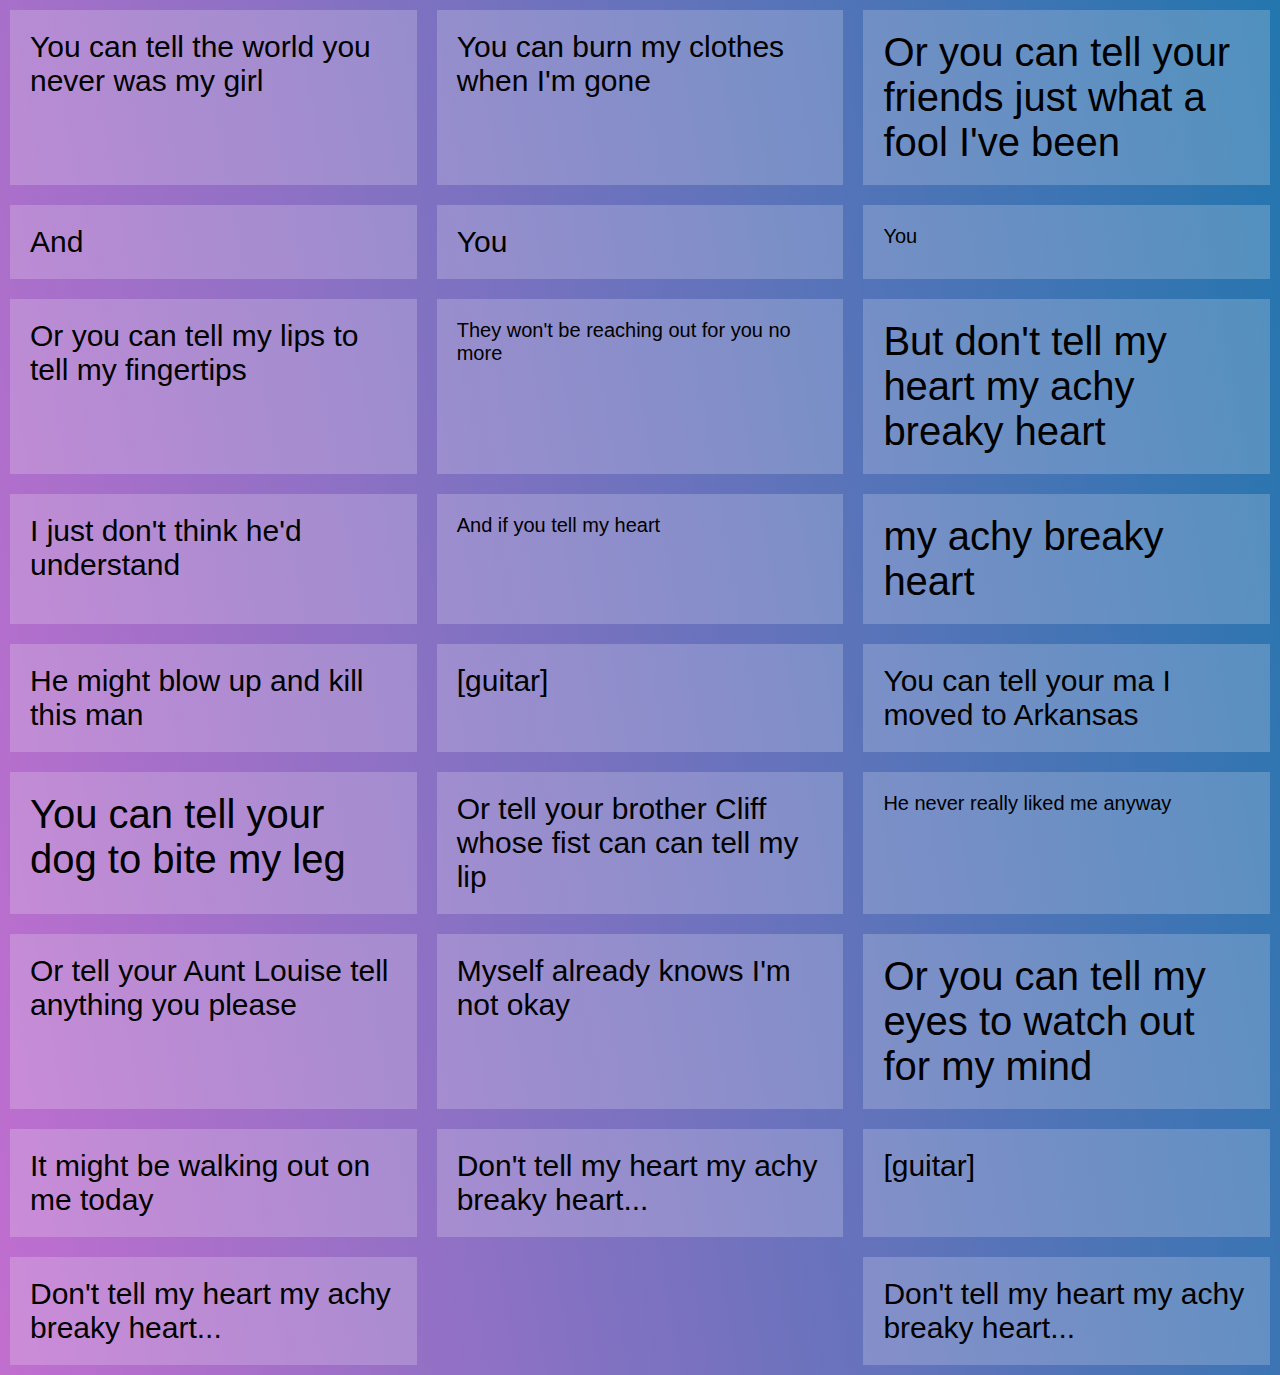
<file: equal_height_columns/index.html>
<!DOCTYPE html>
<html lang="en">
<head>
  <meta charset="UTF-8">
  <title>FlexBox Nav</title>
  <link rel="stylesheet" href="https://maxcdn.bootstrapcdn.com/font-awesome/4.3.0/css/font-awesome.min.css">
  <link rel="stylesheet" href="style.css">
</head>
<body>

  <div class="elements">

    <div class="item">You can tell the world you never was my girl</div>
    <div class="item">You can burn my clothes when I'm gone</div>
    <div class="item large">Or you can tell your friends just what a fool I've been</div>
    <div class="item">And </div>

    <div class="item">You </div>
    <div class="item small">You </div>
    <div class="item">Or you can tell my lips to tell my fingertips</div>
    <div class="item small">They won't be reaching out for you no more</div>

    <div class="item large">But don't tell my heart my achy breaky heart</div>
    <div class="item">I just don't think he'd understand</div>
    <div class="item small">And if you tell my heart</div>
    <div class="item large">my achy breaky heart</div>
    <div class="item">He might blow up and kill this man</div>

    <div class="item">[guitar]</div>

    <div class="item">You can tell your ma I moved to Arkansas</div>
    <div class="item large">You can tell your dog to bite my leg</div>
    <div class="item">Or tell your brother Cliff whose fist can can tell my lip</div>
    <div class="item small">He never really liked me anyway</div>

    <div class="item">Or tell your Aunt Louise tell anything you please</div>
    <div class="item">Myself already knows I'm not okay</div>
    <div class="item large">Or you can tell my eyes to watch out for my mind</div>
    <div class="item">It might be walking out on me today</div>

    <div class="item">Don't tell my heart my achy breaky heart...</div>

    <div class="item">[guitar]</div>

    <div class="item">Don't tell my heart my achy breaky heart...</div>
    <div class="item">Don't tell my heart my achy breaky heart...</div>

  </div>

</body>
</html>
</file>
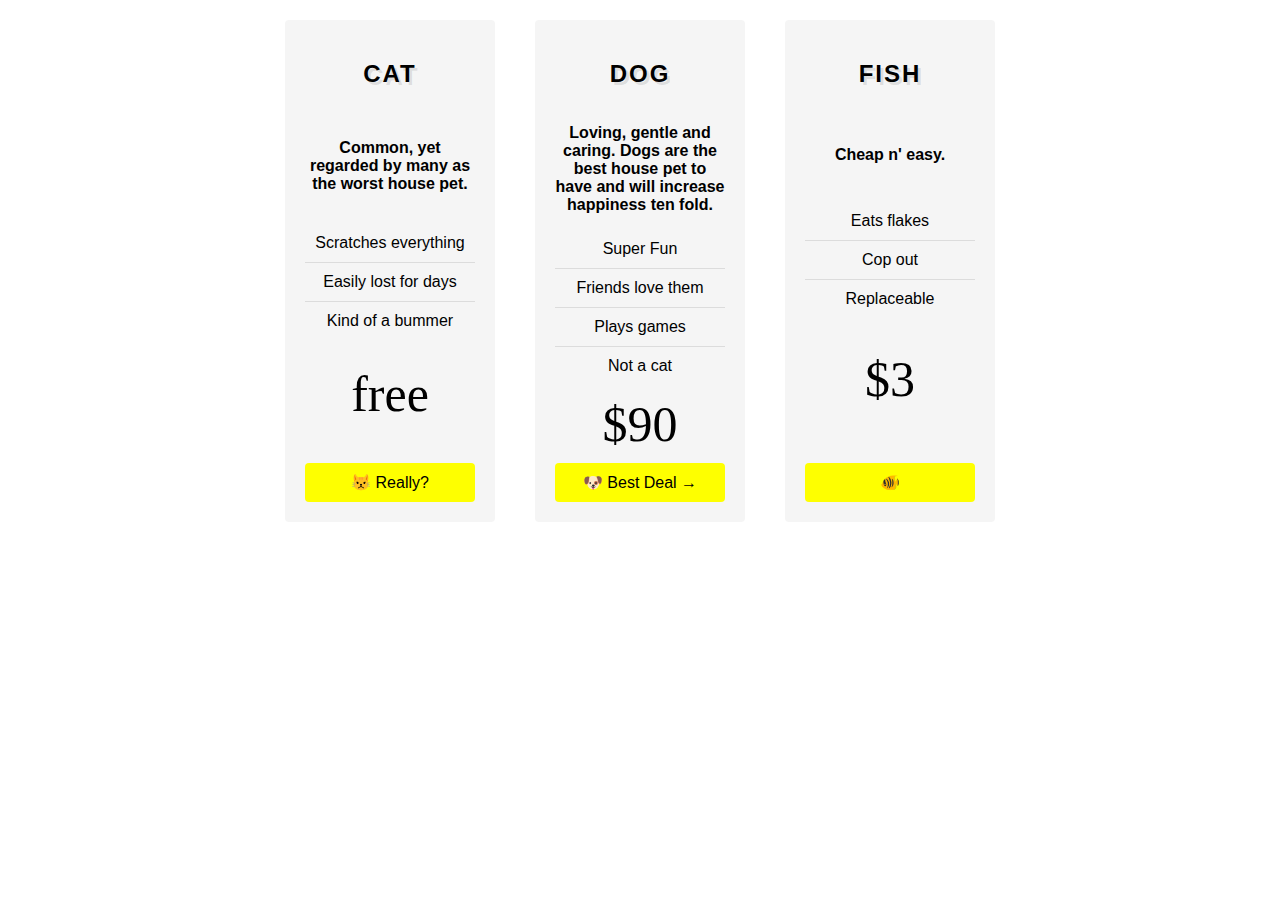
<file: pricing_grid/index.html>
<!DOCTYPE html>
<html lang="en">
<head>
  <meta charset="UTF-8">
  <title>FlexBox Nav</title>
  <link rel="stylesheet" href="https://maxcdn.bootstrapcdn.com/font-awesome/4.3.0/css/font-awesome.min.css">
  <link rel="stylesheet" href="style.css">
</head>
<body>

  <!-- Flex Container! -->
  <div class="pricing-grid">

    <div class="plan plan1">
      
      <h2>Cat</h2>
      <p><b>Common, yet regarded by many as the worst house pet.</b></p>
      <ul class="features">
        <li>Scratches everything</li>
        <li>Easily lost for days</li>
        <li>Kind of a bummer</li>
      </ul>

      <p class="price">free</p>

      <a href="#" class="cta">😾 Really?</a>
    </div>

    <div class="plan plan2">
      
      <h2>Dog</h2>
      <p><b>Loving, gentle and caring. Dogs are the best house pet to have and will increase happiness ten fold. </b></p>
      <ul class="features">
        <li>Super Fun</li>
        <li>Friends love them</li>
        <li>Plays games</li>
        <li>Not a cat</li>
      </ul>

      <p class="price">$90</p>

      <a href="#" class="cta">🐶 Best Deal →</a>
    </div>

    <div class="plan plan3">
      
      <h2>Fish</h2>
      <p><b>Cheap n' easy.</b></p>
      <ul class="features">
        <li>Eats flakes</li>
        <li>Cop out</li>
        <li>Replaceable</li>
      </ul>

      <p class="price">$3</p>

      <a href="#" class="cta">🐠</a>
    </div>

  </div>

</body>
</html>
</file>
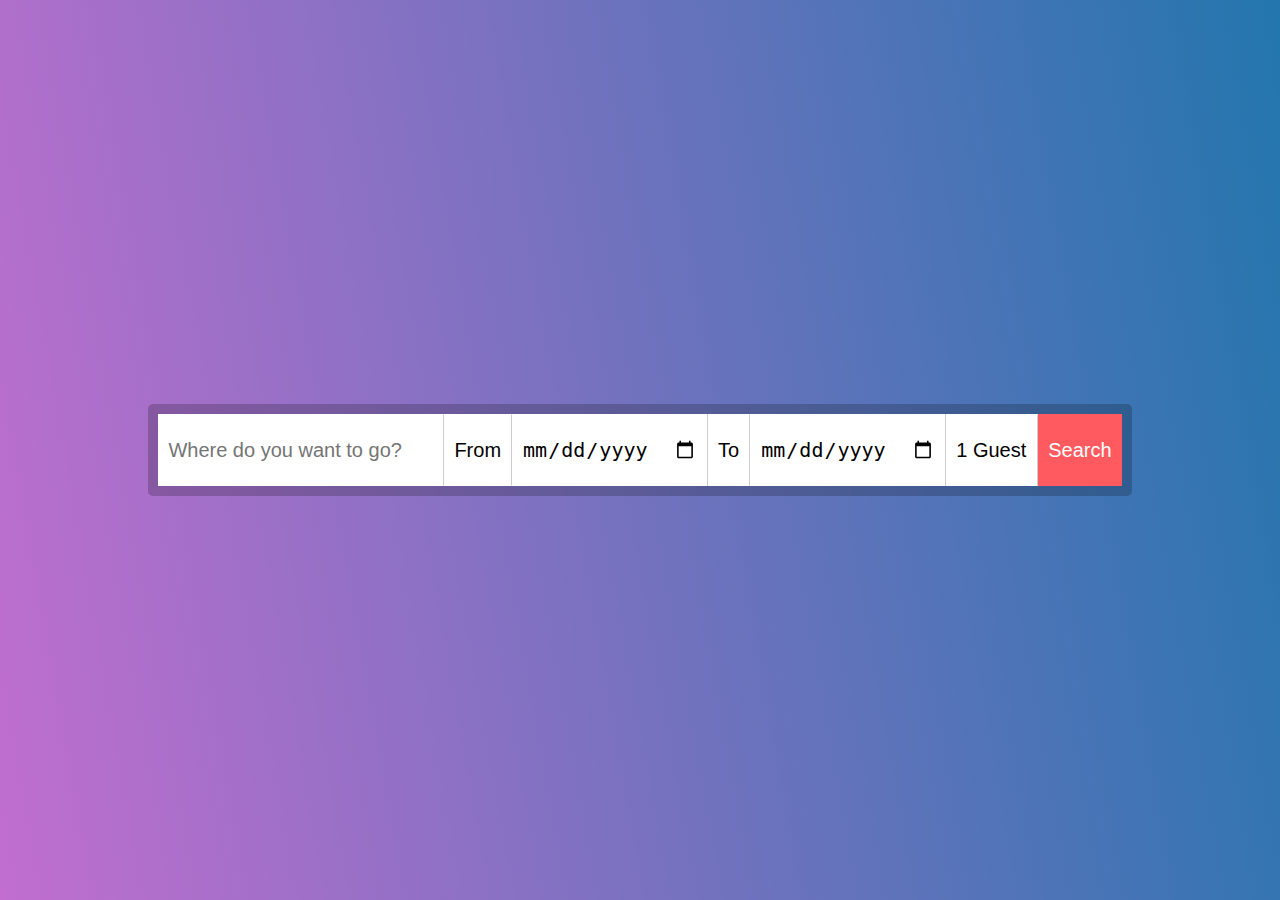
<file: single_line_form/index.html>
<!DOCTYPE html>
<html lang="en">
<head>
  <meta charset="UTF-8">
  <title>FlexBox Nav</title>
  <link rel="stylesheet" href="https://maxcdn.bootstrapcdn.com/font-awesome/4.3.0/css/font-awesome.min.css">
  <link rel="stylesheet" href="style.css">
</head>
<body>


  <div class="cover">
    

    <form  class="flex-form">
      
      <input type="search" placeholder="Where do you want to go?">
      
      <label for="from">From</label>
      <input type="date" name="from">

      <label for="from">To</label>
      <input type="date" name="to">

      <select name="" id="">
        <option value="1">1 Guest</option>
        <option value="2">2 Guest</option>
        <option value="3">3 Guest</option>
        <option value="4">4 Guest</option>
        <option value="5">5 Guest</option>
      </select>

      <input type="submit" value="Search">

    </form>

  </div>
  

</body>
</html>
</file>
<file: equal_height_columns/style.css>
/* Some CSS Setup - nothing to do with flexbox */
html {
    box-sizing: border-box;
  }
  
  *, *:before, *:after {
    box-sizing: inherit;
  }
  
  body {
    font-family: sans-serif;
    margin: 0;
    background-image: linear-gradient(260deg, #2376ae 0%, #c16ecf 100%);
  }
  
  a {
    color:white;
  }
  
  .item.large {
    font-size: 40px;
  }
  
  .item.small {
    font-size: 20px;
  }
  
  .item {
    background:rgba(255,255,255,0.2);
    margin:10px;
    padding:20px;
    font-size: 30px;
  }

  .elements {
      display:flex;
      flex-wrap: wrap;
      justify-content: space-between;
  }

  .item {
      /* flex-basis: 40%; */
    flex: 0 1 calc(33.33% - 20px)
    }
</file>
<file: pricing_grid/style.css>
/* Some CSS Setup - nothing to do with flexbox */
html {
    box-sizing: border-box;
  }
  
  *, *:before, *:after {
    box-sizing: inherit;
  }
  
  body {
    font-family: sans-serif;
    margin: 0;
    background-image: url("https://mailtribune.com/resources/media2/16x9/full/1015/center/80/e833e9a1-dba9-415f-9cc8-ebf9870ecbe6-large16x9_36915633_l.jpg");
    background-repeat: no-repeat;
    background-position: center;
}
  
  a {
    color:white;
  }
  
  .plan ul {
    margin: 0;
    padding: 0;
    list-style: none;
  }
  
  .plan ul li {
    border-bottom: 1px solid rgba(0,0,0,0.1);
    padding:10px;
  }
  
  .plan ul li:last-child {
    border-bottom: 0;
  }
  
  .plan a {
    text-decoration: none;
    background:#FEFF00;
    padding:10px;
    color:black;
    border-radius:4px;
  }
  
  
  .plan h2 {
    text-transform: uppercase;
    color:rgb(0, 0, 0);
    letter-spacing: 2px;
    text-shadow:3px 3px 0 rgba(0,0,0,0.1);
  }
  
  .price {
    font-size: 50px;
    font-family: serif;
    margin: 10px 0;
  }
  
  
  .pricing-grid {
    max-width:750px;
    margin: 0 auto;
    display: flex;
    /* align-items:center; */
  }

  .plan {
      flex:1;
      background: rgb(243, 242, 242, 0.8);
      /* opacity: 0.3; */
      margin:20px;
      padding:20px;
      border-radius: 4px;
      text-align: center;
      display:flex;
      flex-wrap: wrap;
  }

  .plan > * {
    flex:1 1 100%;
  }

  .plan .cta {
    align-self:flex-end;
  }
</file>
<file: single_line_form/style.css>
/* Some CSS Setup - nothing to do with flexbox */
html {
    box-sizing: border-box;
  }
  
  *, *:before, *:after {
    box-sizing: inherit;
  }
  
  body {
    font-family: sans-serif;
    margin: 0;
    overflow: hidden;
    background-image: linear-gradient(260deg, #2376ae 0%, #c16ecf 100%);
  }
  
  a {
    color:white;
  }
  
  .cover  {
    height:100vh;
    width:100%;
  }
  
  /*Video*/
  

  
  /*Hack to get them to align properly */
  .flex-form > *:not([type="date"]) {
    border-top:1px solid white;
    border-bottom:1px solid white;
  }
  
  .flex-form input[type="submit"] {
    background:#FF5A5F;
    border-top: 1px solid #FF5A5F;
    border-bottom: 1px solid #FF5A5F;
    color:white;
  }
  
  .flex-form {
    z-index: 10;
    position: relative;
  }
  
  .flex-form > * {
    border:0;
    padding:10px;
    background:white;
    line-height:50px;
    font-size: 20px;
    border-radius:0;
    outline:0;
    border-right:1px solid rgba(0,0,0,0.2);
    -webkit-appearance:none;
  }
  
  .flex-form > *:last-child {
    border-right: 0;
  }

  .cover {
    display: flex;
    justify-content: center;
    align-items: center;   
  }

  .flex-form {
      display:flex;
      border:10px solid rgba(0,0,0,0.2);
      border-radius:5px;
  }

  input[type="search"] {
      flex-basis: 500px;
  }
</file>
